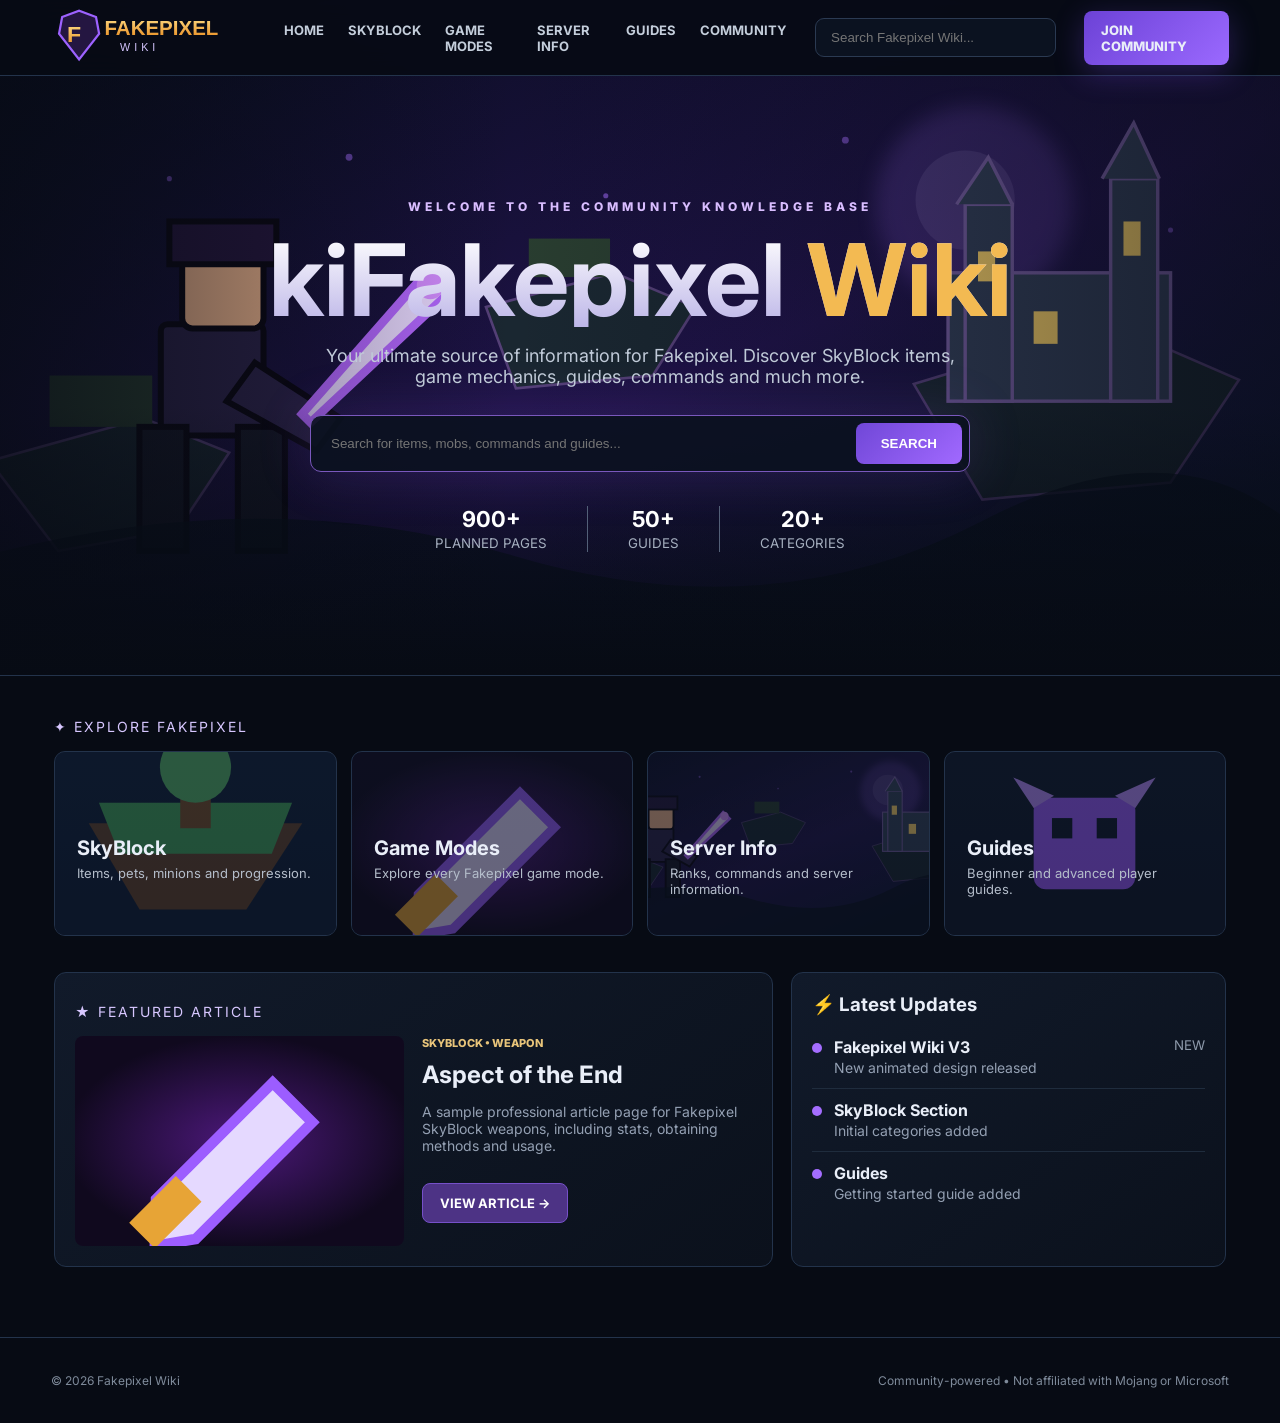
<file: index.html>
<!doctype html><html lang="en"><head><meta charset="utf-8"><meta name="viewport" content="width=device-width,initial-scale=1"><meta name="description" content="Fakepixel Wiki - community-powered information, guides and game knowledge."><title>Fakepixel Wiki | Fakepixel Wiki</title><link rel="stylesheet" href="style.css"></head><body><header class="top"><a href="index.html" class="brand"><img class="logo" src="assets/logo.svg" alt="Fakepixel Wiki"></a>
<div class="links"><a href="index.html">HOME</a><a href="skyblock/index.html">SKYBLOCK</a><a href="#games">GAME MODES</a><a href="#server">SERVER INFO</a><a href="guides/getting-started.html">GUIDES</a><a href="#community">COMMUNITY</a></div>
<input class="search" placeholder="Search Fakepixel Wiki..."><a class="join" href="https://discord.gg/fakepixel" target="_blank">JOIN COMMUNITY</a></header><section class="hero"><div class="hero-content"><div class="kicker">Welcome to the community knowledge base</div><h1>kiFakepixel <span>Wiki</span></h1><p>Your ultimate source of information for Fakepixel. Discover SkyBlock items, game mechanics, guides, commands and much more.</p><div class="hero-search"><input placeholder="Search for items, mobs, commands and guides..."><button>SEARCH</button></div><div class="counter"><div><b>900+</b><small>PLANNED PAGES</small></div><div><b>50+</b><small>GUIDES</small></div><div><b>20+</b><small>CATEGORIES</small></div></div></div></section>
<div class="container"><div class="section-title">✦ Explore Fakepixel</div><div class="categories">
<a class="category" href="skyblock/index.html"><img src="assets/island.svg"><h2>SkyBlock</h2><p>Items, pets, minions and progression.</p></a>
<a class="category" id="games" href="#"><img src="assets/item-sword.svg"><h2>Game Modes</h2><p>Explore every Fakepixel game mode.</p></a>
<a class="category" id="server" href="#"><img src="assets/hero.svg"><h2>Server Info</h2><p>Ranks, commands and server information.</p></a>
<a class="category" href="guides/getting-started.html"><img src="assets/item-pet.svg"><h2>Guides</h2><p>Beginner and advanced player guides.</p></a></div>
<div class="feature-grid"><section class="featured"><div class="section-title">★ Featured Article</div><div class="featured-main"><img src="assets/item-sword.svg"><div><div class="tag">SkyBlock • Weapon</div><h2>Aspect of the End</h2><p class="muted">A sample professional article page for Fakepixel SkyBlock weapons, including stats, obtaining methods and usage.</p><a class="btn" href="skyblock/aspect-of-the-end.html">VIEW ARTICLE →</a></div></div></section>
<aside class="updates"><h3>⚡ Latest Updates</h3><div class="mini"><div class="dot"></div><div><b>Fakepixel Wiki V3</b><br><span class="muted">New animated design released</span></div><small>NEW</small></div><div class="mini"><div class="dot"></div><div><b>SkyBlock Section</b><br><span class="muted">Initial categories added</span></div></div><div class="mini"><div class="dot"></div><div><b>Guides</b><br><span class="muted">Getting started guide added</span></div></div></aside></div></div><footer class="footer"><span>© 2026 Fakepixel Wiki</span><span>Community-powered • Not affiliated with Mojang or Microsoft</span></footer><script src="script.js"></script></body></html>
</file>
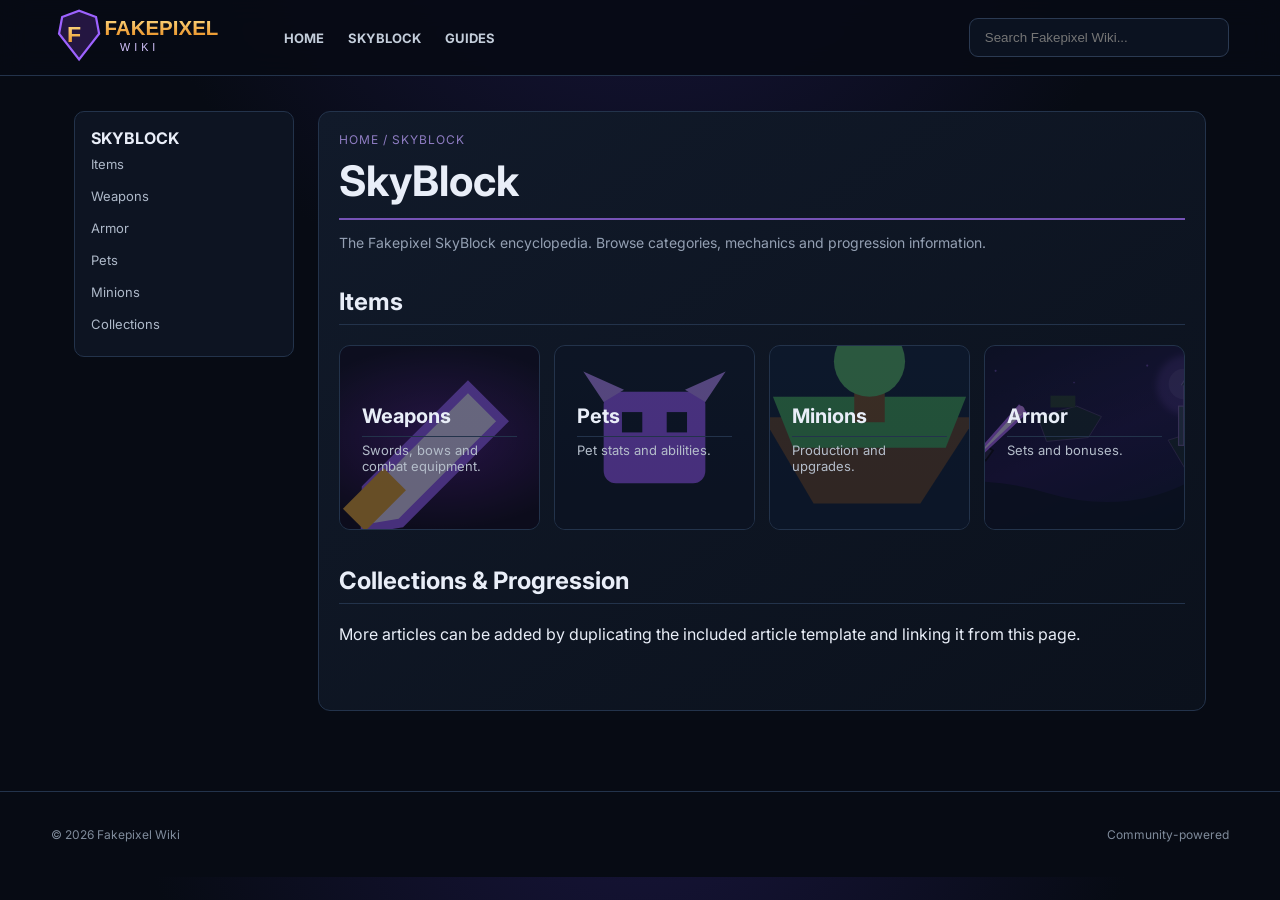
<file: skyblock/index.html>
<!doctype html><html><head><meta charset="utf-8"><meta name="viewport" content="width=device-width,initial-scale=1"><title>SkyBlock | Fakepixel Wiki</title><link rel="stylesheet" href="../style.css"></head><body><header class="top"><a href="../index.html"><img class="logo" src="../assets/logo.svg" alt="Fakepixel Wiki"></a><div class="links"><a href="../index.html">HOME</a><a href="../skyblock/index.html">SKYBLOCK</a><a href="../guides/getting-started.html">GUIDES</a></div><input class="search" placeholder="Search Fakepixel Wiki..."></header><div class="article-layout"><aside class="toc"><b>SKYBLOCK</b><a href="#items">Items</a><a href="#weapons">Weapons</a><a href="#armor">Armor</a><a href="#pets">Pets</a><a href="#minions">Minions</a><a href="#collections">Collections</a></aside><main class="article-card"><div class="crumb">Home / SkyBlock</div><h1>SkyBlock</h1><p class="muted">The Fakepixel SkyBlock encyclopedia. Browse categories, mechanics and progression information.</p><h2 id="items">Items</h2><div class="categories"><a class="category" href="aspect-of-the-end.html"><img src="../assets/item-sword.svg"><h2>Weapons</h2><p>Swords, bows and combat equipment.</p></a><a class="category" href="#"><img src="../assets/item-pet.svg"><h2>Pets</h2><p>Pet stats and abilities.</p></a><a class="category" href="#"><img src="../assets/island.svg"><h2>Minions</h2><p>Production and upgrades.</p></a><a class="category" href="#"><img src="../assets/hero.svg"><h2>Armor</h2><p>Sets and bonuses.</p></a></div><h2 id="collections">Collections & Progression</h2><p>More articles can be added by duplicating the included article template and linking it from this page.</p></main></div><footer class="footer"><span>© 2026 Fakepixel Wiki</span><span>Community-powered</span></footer><script src="../script.js"></script></body></html>
</file>
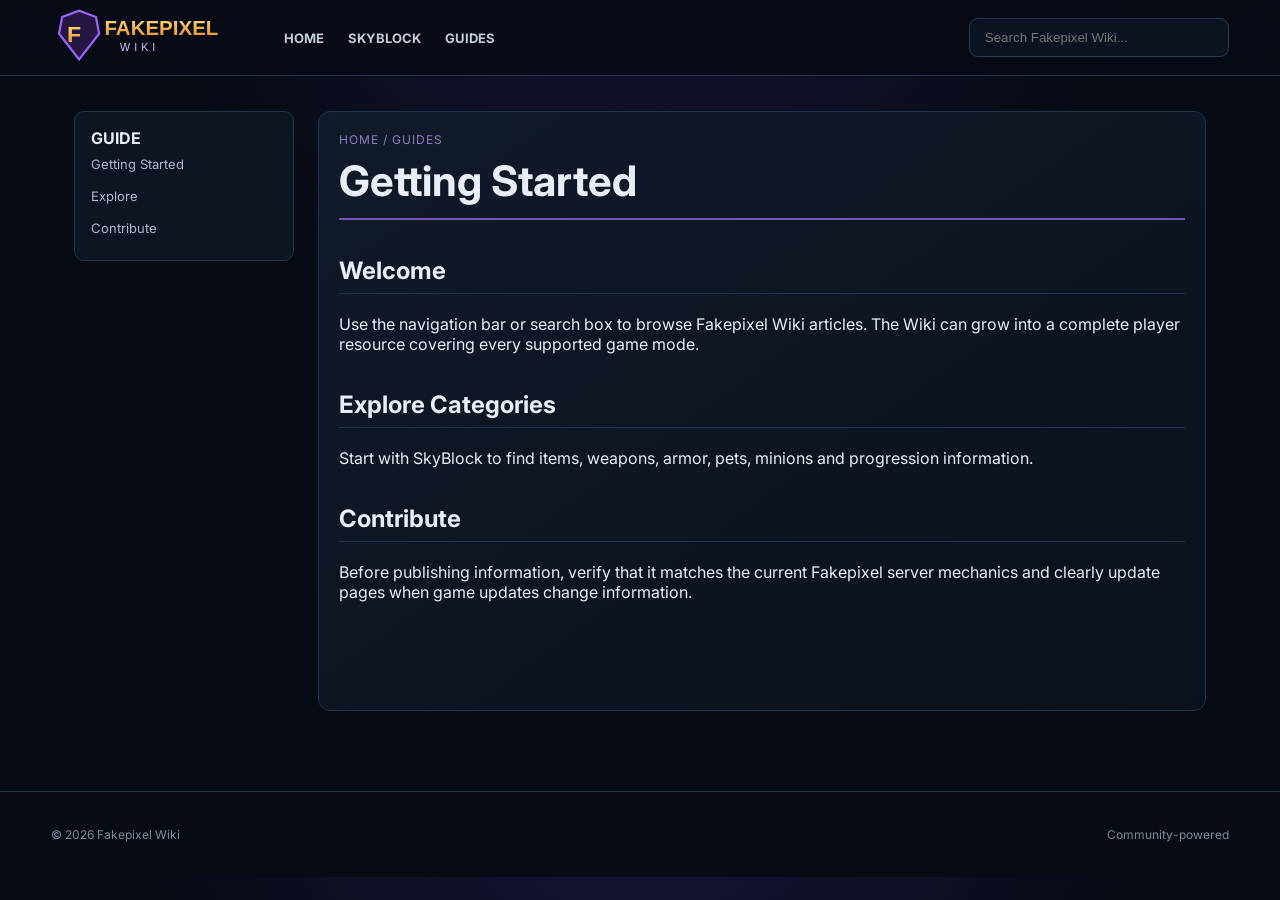
<file: guides/getting-started.html>
<!doctype html><html><head><meta charset="utf-8"><meta name="viewport" content="width=device-width,initial-scale=1"><title>Getting Started | Fakepixel Wiki</title><link rel="stylesheet" href="../style.css"></head><body><header class="top"><a href="../index.html"><img class="logo" src="../assets/logo.svg" alt="Fakepixel Wiki"></a><div class="links"><a href="../index.html">HOME</a><a href="../skyblock/index.html">SKYBLOCK</a><a href="../guides/getting-started.html">GUIDES</a></div><input class="search" placeholder="Search Fakepixel Wiki..."></header><div class="article-layout"><aside class="toc"><b>GUIDE</b><a href="#start">Getting Started</a><a href="#explore">Explore</a><a href="#contribute">Contribute</a></aside><main class="article-card"><div class="crumb">Home / Guides</div><h1>Getting Started</h1><h2 id="start">Welcome</h2><p>Use the navigation bar or search box to browse Fakepixel Wiki articles. The Wiki can grow into a complete player resource covering every supported game mode.</p><h2 id="explore">Explore Categories</h2><p>Start with SkyBlock to find items, weapons, armor, pets, minions and progression information.</p><h2 id="contribute">Contribute</h2><p>Before publishing information, verify that it matches the current Fakepixel server mechanics and clearly update pages when game updates change information.</p></main></div><footer class="footer"><span>© 2026 Fakepixel Wiki</span><span>Community-powered</span></footer><script src="../script.js"></script></body></html>
</file>
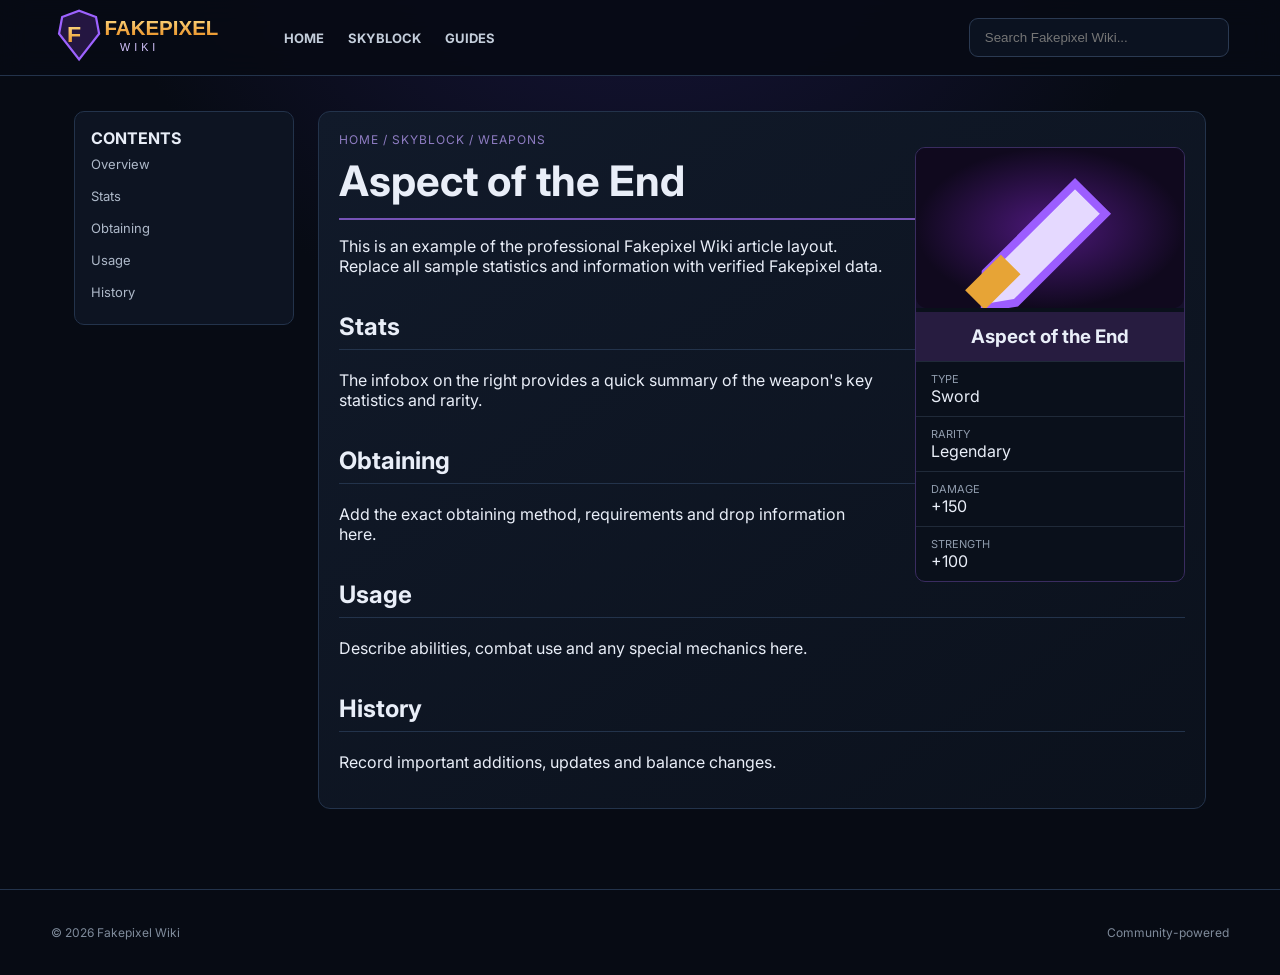
<file: skyblock/aspect-of-the-end.html>
<!doctype html><html><head><meta charset="utf-8"><meta name="viewport" content="width=device-width,initial-scale=1"><title>Aspect of the End | Fakepixel Wiki</title><link rel="stylesheet" href="../style.css"></head><body><header class="top"><a href="../index.html"><img class="logo" src="../assets/logo.svg" alt="Fakepixel Wiki"></a><div class="links"><a href="../index.html">HOME</a><a href="../skyblock/index.html">SKYBLOCK</a><a href="../guides/getting-started.html">GUIDES</a></div><input class="search" placeholder="Search Fakepixel Wiki..."></header><div class="article-layout"><aside class="toc"><b>CONTENTS</b><a href="#overview">Overview</a><a href="#stats">Stats</a><a href="#obtaining">Obtaining</a><a href="#usage">Usage</a><a href="#history">History</a></aside><main class="article-card"><div class="crumb">Home / SkyBlock / Weapons</div><div class="infobox"><img src="../assets/item-sword.svg"><h3>Aspect of the End</h3><div class="stat"><span>TYPE</span>Sword</div><div class="stat"><span>RARITY</span>Legendary</div><div class="stat"><span>DAMAGE</span>+150</div><div class="stat"><span>STRENGTH</span>+100</div></div><h1>Aspect of the End</h1><p id="overview">This is an example of the professional Fakepixel Wiki article layout. Replace all sample statistics and information with verified Fakepixel data.</p><h2 id="stats">Stats</h2><p>The infobox on the right provides a quick summary of the weapon's key statistics and rarity.</p><h2 id="obtaining">Obtaining</h2><p>Add the exact obtaining method, requirements and drop information here.</p><h2 id="usage">Usage</h2><p>Describe abilities, combat use and any special mechanics here.</p><h2 id="history">History</h2><p>Record important additions, updates and balance changes.</p></main></div><footer class="footer"><span>© 2026 Fakepixel Wiki</span><span>Community-powered</span></footer><script src="../script.js"></script></body></html>
</file>
<file: style.css>
@import url('https://fonts.googleapis.com/css2?family=Inter:wght@400;500;600;700;800;900&display=swap');
:root{--bg:#070b14;--panel:#0d1422;--panel2:#111b2c;--line:#23334b;--text:#e9eef8;--muted:#94a0b3;--purple:#9565ff;--gold:#f3ba52;--blue:#50b9ff}
*{box-sizing:border-box}html{scroll-behavior:smooth}body{margin:0;background:radial-gradient(circle at 50% -20%,#1a1641 0,#070b14 42%);color:var(--text);font-family:Inter,Arial,sans-serif;overflow-x:hidden}
a{color:inherit;text-decoration:none}.top{height:76px;display:flex;align-items:center;padding:0 4vw;gap:28px;border-bottom:1px solid var(--line);background:rgba(7,11,20,.9);backdrop-filter:blur(14px);position:sticky;top:0;z-index:20}.logo{width:205px}.links{display:flex;gap:24px;font-size:13px;font-weight:700;color:#c4cedb}.links a:hover{color:#fff}.search{margin-left:auto;background:#0b1220;border:1px solid #2b3a52;border-radius:9px;padding:11px 15px;width:260px;color:#fff}.join{background:linear-gradient(135deg,#6c42d6,#9b69ff);padding:11px 17px;border-radius:8px;font-size:13px;font-weight:800;box-shadow:0 8px 30px #6c42d655}
.hero{min-height:600px;position:relative;display:flex;align-items:center;justify-content:center;text-align:center;isolation:isolate;border-bottom:1px solid var(--line);overflow:hidden}.hero:before{content:"";position:absolute;inset:0;background:url('assets/hero.svg') center/cover no-repeat;z-index:-2;animation:drift 14s ease-in-out infinite alternate}.hero:after{content:"";position:absolute;inset:0;background:linear-gradient(90deg,#070b14bb,transparent 40%,#070b1499),linear-gradient(0deg,#070b14,transparent 45%);z-index:-1}.hero-content{max-width:850px;padding:70px 24px;animation:rise .8s ease both}.kicker{color:#d9bdff;text-transform:uppercase;letter-spacing:4px;font-size:12px;font-weight:800}.hero h1{font-size:clamp(50px,8vw,100px);line-height:.95;margin:18px 0;background:linear-gradient(#fff,#bdb6e8);-webkit-background-clip:text;color:transparent}.hero h1 span{color:var(--gold);-webkit-text-fill-color:var(--gold)}.hero p{font-size:18px;color:#c0cad8;max-width:680px;margin:0 auto 28px}.hero-search{display:flex;max-width:660px;margin:auto;background:#0b1220e8;border:1px solid #7a58bd;border-radius:11px;padding:7px;box-shadow:0 0 55px #8054cc33}.hero-search input{flex:1;background:transparent;border:0;color:#fff;padding:13px;outline:0}.hero-search button{border:0;border-radius:8px;background:linear-gradient(135deg,#7047d7,#a169ff);color:#fff;padding:0 25px;font-weight:800}.counter{display:flex;justify-content:center;gap:40px;margin-top:34px}.counter div{border-right:1px solid #536078;padding-right:40px}.counter div:last-child{border:0;padding:0}.counter b{display:block;color:#fff;font-size:22px}.counter small{color:#a6b0c0}
.container{max-width:1220px;margin:auto;padding:32px 24px 70px}.section-title{font-size:14px;letter-spacing:2px;text-transform:uppercase;color:#d7c7ff;margin:10px 0 16px}.categories{display:grid;grid-template-columns:repeat(4,1fr);gap:14px}.category{position:relative;min-height:185px;border:1px solid var(--line);border-radius:11px;overflow:hidden;background:var(--panel);padding:22px;transition:.25s}.category:hover{transform:translateY(-5px);border-color:#8964df;box-shadow:0 15px 50px #0008}.category img{position:absolute;inset:0;width:100%;height:100%;object-fit:cover;opacity:.42}.category:after{content:"";position:absolute;inset:0;background:linear-gradient(0deg,#0b101c 5%,transparent 100%)}.category>*{position:relative;z-index:1}.category h2{margin:62px 0 5px;font-size:20px}.category p{margin:0;color:#b4bdca;font-size:13px}.feature-grid{display:grid;grid-template-columns:1.65fr 1fr;gap:18px;margin-top:36px}.featured,.updates,.article-card{background:linear-gradient(145deg,#111a2a,#0b111c);border:1px solid var(--line);border-radius:12px;padding:20px}.featured-main{display:grid;grid-template-columns:1fr 1fr;gap:18px}.featured-main img{width:100%;height:210px;object-fit:cover;border-radius:8px}.tag{font-size:11px;color:#e8c47a;text-transform:uppercase;font-weight:800}.featured h2{margin:10px 0}.muted{color:var(--muted);font-size:14px}.btn{display:inline-block;margin-top:15px;padding:11px 17px;border:1px solid #7650c9;border-radius:8px;color:#fff;background:#4d3385;font-size:13px;font-weight:700}.mini{display:flex;gap:12px;padding:11px 0;border-bottom:1px solid #1f2c3d}.mini:last-child{border:0}.mini .dot{width:10px;height:10px;border-radius:50%;background:#a46dff;margin-top:6px}.mini small{color:#8e9aab;margin-left:auto}.updates h3{margin:0 0 10px}.article-layout{max-width:1180px;margin:auto;padding:35px 24px 80px;display:grid;grid-template-columns:220px 1fr;gap:24px}.toc{position:sticky;top:100px;height:max-content;background:var(--panel);border:1px solid var(--line);border-radius:10px;padding:16px}.toc a{display:block;color:#aeb9c9;padding:8px 0;font-size:13px}.article-card{min-height:600px}.crumb{color:#8e7cc2;font-size:12px;text-transform:uppercase;letter-spacing:1px}.article-card h1{font-size:42px;margin:8px 0;border-bottom:2px solid #7653b6;padding-bottom:12px}.article-card h2{margin-top:36px;border-bottom:1px solid var(--line);padding-bottom:8px}.infobox{float:right;width:270px;margin:0 0 20px 30px;background:#0a101b;border:1px solid #3a2c60;border-radius:10px;overflow:hidden}.infobox img{width:100%;height:160px;object-fit:cover;background:#15102a}.infobox h3{margin:0;padding:13px;text-align:center;background:#271c40}.stat{padding:10px 15px;border-top:1px solid #202a39}.stat span{color:#8f9bac;display:block;font-size:11px}.footer{border-top:1px solid var(--line);padding:35px 4vw;color:#7f8b9b;font-size:12px;display:flex;justify-content:space-between}.fade{animation:rise .6s ease both}@keyframes drift{from{transform:scale(1.03) translateX(-8px)}to{transform:scale(1.1) translateX(8px)}}@keyframes rise{from{opacity:0;transform:translateY(20px)}to{opacity:1;transform:none}}@media(max-width:900px){.links{display:none}.categories{grid-template-columns:repeat(2,1fr)}.feature-grid,.article-layout{grid-template-columns:1fr}.toc{display:none}.top{gap:12px}.search{display:none}.logo{width:165px}.infobox{float:none;width:100%;margin:20px 0}.featured-main{grid-template-columns:1fr}}@media(max-width:540px){.categories{grid-template-columns:1fr}.counter{gap:12px}.counter div{padding-right:12px}.hero h1{font-size:54px}.hero{min-height:530px}.join{padding:9px}.top{padding:0 14px}}
</file>
